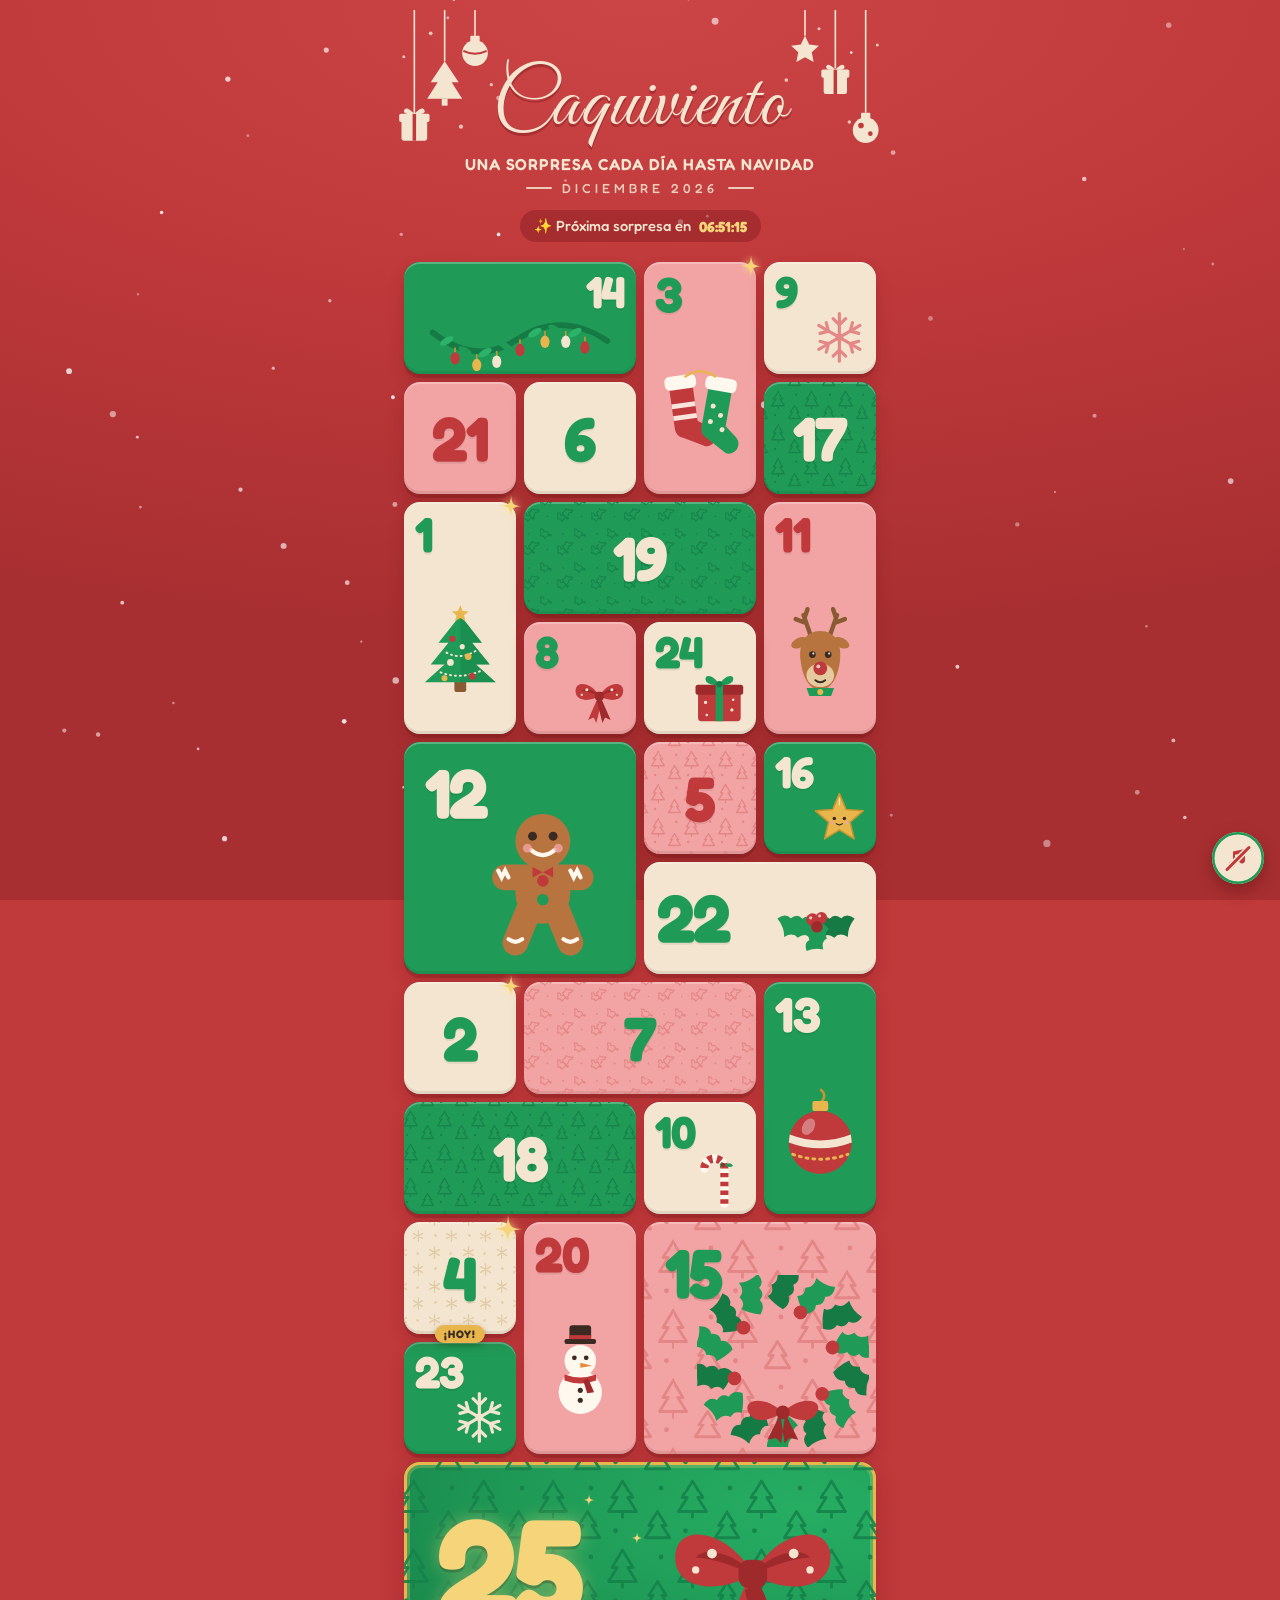
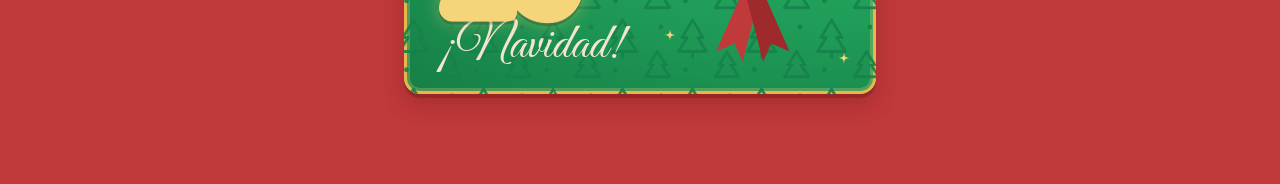
<file: index.html>
<!doctype html>
<html lang="es">
<head>
  <meta charset="utf-8">
  <meta name="viewport" content="width=device-width, initial-scale=1, viewport-fit=cover">
  <title>Caquiviento</title>
  <meta name="description" content="Una sorpresa cada día hasta Navidad 🎁">
  <meta name="theme-color" content="#C0393B">

  <!-- ================================================================
       VISTA PREVIA AL COMPARTIR (WhatsApp, etc.)
       👉 Si cambias la URL de GitHub Pages, cámbiala aquí (og:url,
          og:image y twitter:image). Tiene que ser una URL ABSOLUTA.
          URL actual: https://diiegoo72.github.io/caquidviento/
       ================================================================ -->
  <meta property="og:type" content="website">
  <meta property="og:locale" content="es_ES">
  <meta property="og:title" content="Caquiviento 🎄">
  <meta property="og:description" content="Una sorpresa cada día hasta Navidad 🎁">
  <meta property="og:url" content="https://diiegoo72.github.io/caquidviento/">
  <meta property="og:image" content="https://diiegoo72.github.io/caquidviento/assets/preview.png">
  <meta property="og:image:width" content="1200">
  <meta property="og:image:height" content="630">
  <meta property="og:image:alt" content="Calendario de Adviento Caquiviento">
  <meta name="twitter:card" content="summary_large_image">
  <meta name="twitter:title" content="Caquiviento 🎄">
  <meta name="twitter:description" content="Una sorpresa cada día hasta Navidad 🎁">
  <meta name="twitter:image" content="https://diiegoo72.github.io/caquidviento/assets/preview.png">

  <link rel="icon" href="assets/favicon.svg" type="image/svg+xml">
  <link rel="apple-touch-icon" href="assets/preview.png">

  <link rel="preconnect" href="https://fonts.googleapis.com">
  <link rel="preconnect" href="https://fonts.gstatic.com" crossorigin>
  <link href="https://fonts.googleapis.com/css2?family=Caveat:wght@500;700&family=Dancing+Script:wght@600;700&family=Fredoka:wght@400;500;600;700&family=Great+Vibes&display=swap" rel="stylesheet">
  <link rel="stylesheet" href="css/styles.css?v=7">
</head>
<body class="fase-cargando">
  <canvas id="nieve" class="nieve" aria-hidden="true"></canvas>

  <div id="etiqueta-prueba" class="etiqueta-prueba" hidden></div>

  <div class="app">
    <header class="cabecera">
      <!-- Adornos colgantes (SVG propio) -->
      <svg class="colgantes colgantes-izq" viewBox="0 0 90 130" aria-hidden="true" focusable="false">
        <g stroke="#F3E5CF" stroke-width="1.4" fill="none">
          <line x1="14" y1="0" x2="14" y2="92"/><line x1="40" y1="0" x2="40" y2="44"/><line x1="66" y1="0" x2="66" y2="22"/>
        </g>
        <g fill="#F3E5CF">
          <!-- regalo -->
          <rect x="3" y="94" width="22" height="18" rx="2"/><rect x="1" y="89" width="26" height="7" rx="1.5"/>
          <rect x="12.5" y="89" width="3" height="23" fill="#C0393B"/>
          <path d="M14 89 q-8 -8 -9 -2 q1 3 9 2z M14 89 q8 -8 9 -2 q-1 3 -9 2z"/>
          <!-- árbol -->
          <path d="M40 44 L52 62 H46 L55 76 H25 L34 62 H28Z"/><rect x="37.5" y="76" width="5" height="6"/>
          <!-- bola -->
          <rect x="62" y="22" width="8" height="5" rx="1"/><circle cx="66" cy="37" r="11"/>
          <path d="M56 35 q10 5 20 0" stroke="#C0393B" stroke-width="1.6" fill="none"/>
        </g>
        <g fill="#F3E5CF" opacity=".8"><circle cx="28" cy="20" r="1.6"/><circle cx="80" cy="64" r="1.4"/><circle cx="54" cy="100" r="1.8"/><circle cx="5" cy="40" r="1.3"/></g>
      </svg>
      <svg class="colgantes colgantes-der" viewBox="0 0 90 130" aria-hidden="true" focusable="false">
        <g stroke="#F3E5CF" stroke-width="1.4" fill="none">
          <line x1="24" y1="0" x2="24" y2="22"/><line x1="50" y1="0" x2="50" y2="50"/><line x1="76" y1="0" x2="76" y2="88"/>
        </g>
        <g fill="#F3E5CF">
          <!-- estrella -->
          <path d="M24 22 l3.6 7.6 8.3 1 -6.1 5.7 1.6 8.2 -7.4 -4.1 -7.4 4.1 1.6 -8.2 -6.1 -5.7 8.3 -1z"/>
          <!-- regalo -->
          <rect x="40" y="56" width="20" height="16" rx="2"/><rect x="38" y="51" width="24" height="7" rx="1.5"/>
          <rect x="48.5" y="51" width="3" height="21" fill="#C0393B"/>
          <path d="M50 51 q-7 -7 -8 -2 q1 3 8 2z M50 51 q7 -7 8 -2 q-1 3 -8 2z"/>
          <!-- bola -->
          <rect x="72" y="88" width="8" height="5" rx="1"/><circle cx="76" cy="103" r="11"/>
          <circle cx="72" cy="99" r="2.4" fill="#C0393B"/><circle cx="80" cy="106" r="2" fill="#C0393B"/>
        </g>
        <g fill="#F3E5CF" opacity=".8"><circle cx="8" cy="60" r="1.6"/><circle cx="36" cy="16" r="1.3"/><circle cx="62" cy="96" r="1.5"/><circle cx="86" cy="30" r="1.3"/></g>
      </svg>

      <h1 class="titulo">Caquiviento</h1>
      <p class="subtitulo">Una sorpresa cada día hasta Navidad</p>
      <p class="anio" aria-hidden="true"><span></span>Diciembre 2026<span></span></p>
      <p id="proxima" class="proxima" aria-live="off" hidden></p>
    </header>

    <main>
      <h2 class="sr-only">Calendario de Adviento</h2>
      <div id="calendario" class="rejilla"></div>

      <section id="final" class="final" hidden>
        <p class="final-titulo">Feliz Navidad, Caqui ❤️</p>
        <p class="final-texto">Gracias por abrir cada cajita conmigo. Puedes volver a verlas todas cuando quieras.</p>
        <p class="final-firma">— Diego</p>
      </section>
    </main>
  </div>

  <!-- Pantalla de espera (antes del 1 de diciembre) -->
  <div id="espera" class="espera" hidden>
    <div class="espera-tarjeta" role="dialog" aria-labelledby="espera-titulo" aria-describedby="espera-texto">
      <p class="espera-titulo" id="espera-titulo">¡Hola, <button type="button" id="mote-saludo" class="mote-saludo" aria-label="Cambiar mote">Caqui</button>! 🎄</p>
      <p class="espera-texto" id="espera-texto">
        Escolta mi shica! Bienvenida a tu calendario de Adviento más especial. Cada noche, a las 12 en punto
        (igual ya estás dormida algún día), se abrirá una sorpresa nueva. Hay muchas cosas muy variadas,
        de to un poco vaya. Puedes abrirlas cuando quieras… pero nunca antes de tiempo.
      </p>
      <p class="espera-aviso">Y si creías que ya tocaba… mira la fecha del móvil, que aún queda, que tah como ilipollah 😏<br>Vuelve el 1 de diciembre. Besos de fresa&nbsp;🍓</p>
      <div class="cuenta" role="timer" aria-live="off">
        <div class="cuenta-bloque"><span id="c-dias">00</span><small>días</small></div>
        <div class="cuenta-bloque"><span id="c-horas">00</span><small>horas</small></div>
        <div class="cuenta-bloque"><span id="c-min">00</span><small>min</small></div>
        <div class="cuenta-bloque"><span id="c-seg">00</span><small>seg</small></div>
      </div>
      <button type="button" id="jugar-otra" class="ver-pista" hidden>🎮 Jugar otra vez</button>
      <p class="espera-falta" id="espera-falta"></p>
      <p class="espera-frase" id="espera-frase" aria-live="off"></p>
      <p class="espera-firma">Con todo mi cariño, <span>Diego</span></p>
      <p class="espera-musica" id="espera-musica">Dale a la 🎵 de abajo mientras esperas ↘</p>
    </div>
  </div>

  <!-- Juego del día (sale el día de su fecha en JUEGOS, js/regalos.js) -->
  <div id="juego" class="juego" hidden>
    <canvas id="juego-lienzo" class="juego-lienzo" aria-label="Juego: atrapa los regalos" hidden></canvas>
    <div id="juego-memory" class="juego-memory" hidden></div>
    <div class="juego-marcador" id="juego-marcador" hidden></div>
    <div class="juego-panel" id="juego-panel">
      <div class="juego-tarjeta" role="dialog" aria-modal="true" aria-labelledby="juego-titulo">
        <p class="juego-titulo" id="juego-titulo"></p>
        <div class="juego-cuerpo" id="juego-cuerpo"></div>
        <button type="button" class="juego-boton" id="juego-boton"></button>
      </div>
    </div>
  </div>

  <!-- Modal con el regalo -->
  <div id="modal" class="modal" hidden>
    <div class="modal-fondo" data-cerrar></div>
    <div class="modal-hoja" role="dialog" aria-modal="true" aria-labelledby="modal-titulo" tabindex="-1">
      <button type="button" class="modal-cerrar" data-cerrar aria-label="Cerrar regalo"></button>
      <div id="modal-contenido" class="modal-contenido"></div>
    </div>
  </div>

  <div id="toast" class="toast" role="status" aria-live="polite"></div>

  <button type="button" id="musica" class="boton-musica" aria-pressed="false" aria-label="Activar música"></button>

  <canvas id="confeti" class="confeti" aria-hidden="true"></canvas>

  <script src="js/iconos.js?v=7"></script>
  <script src="js/regalos.js?v=7"></script>
  <script src="js/app.js?v=7"></script>
  <script src="js/juego.js?v=7"></script>
</body>
</html>
</file>
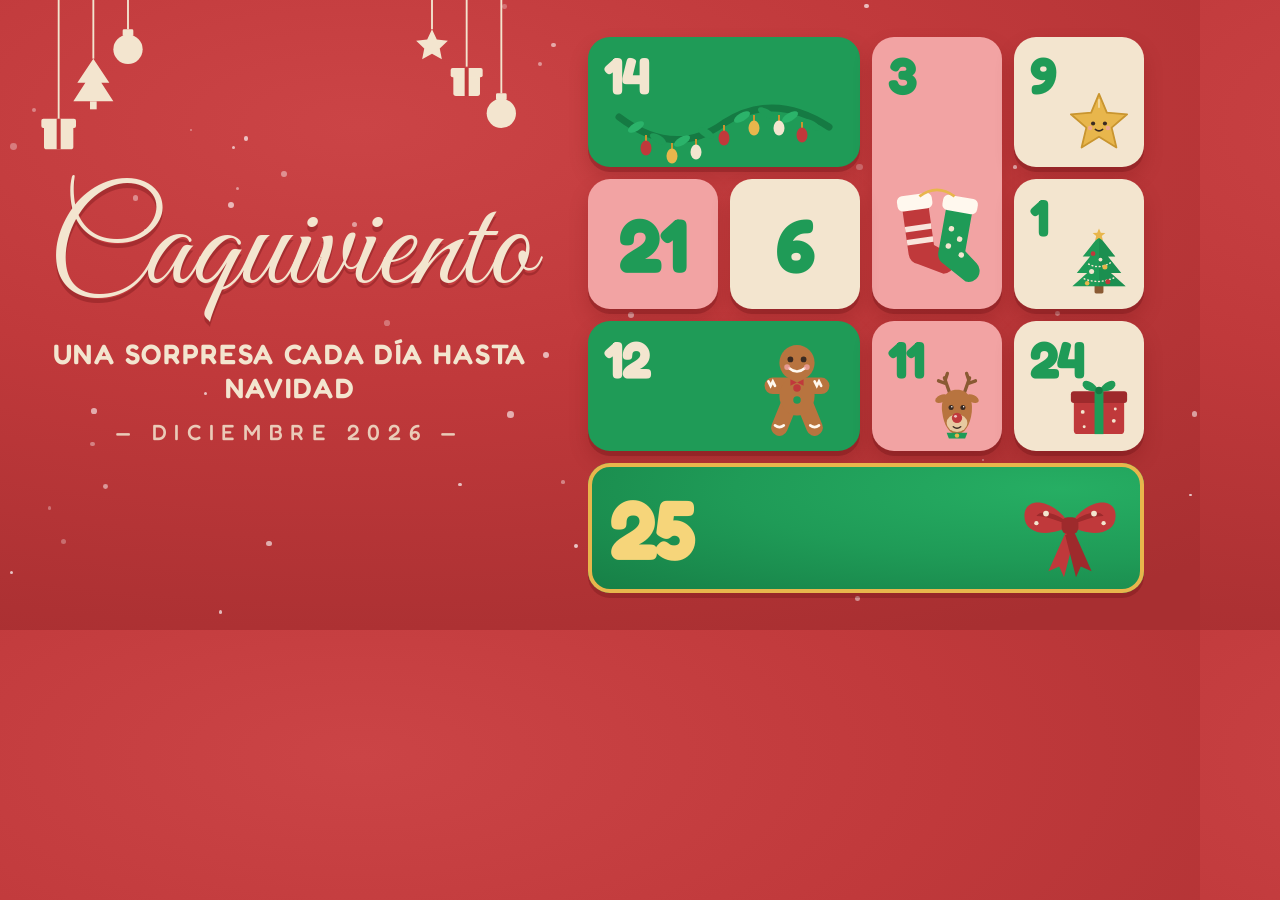
<file: tools/preview.html>
<!doctype html>
<!-- Página auxiliar para generar assets/preview.png (1200×630).
     Ábrela a 1200×630 y haz una captura (ver README). No se enlaza desde la web. -->
<html lang="es">
<head>
<meta charset="utf-8">
<link href="https://fonts.googleapis.com/css2?family=Fredoka:wght@500;600;700&family=Great+Vibes&display=swap" rel="stylesheet">
<style>
  * { box-sizing: border-box; }
  html, body { margin: 0; width: 1200px; height: 630px; overflow: hidden; }
  body {
    font-family: 'Fredoka', sans-serif;
    color: #F3E5CF;
    background: radial-gradient(110% 90% at 30% 20%, #CB4446 0%, #C0393B 45%, #A82F31 100%);
    display: grid;
    grid-template-columns: 500px 1fr;
    align-items: center;
    padding: 0 56px 0 40px;
    position: relative;
  }
  .izq { text-align: center; position: relative; z-index: 1; }
  h1 { margin: 0; font-family: 'Great Vibes', cursive; font-weight: 400; font-size: 134px; line-height: 1; text-shadow: 0 5px 0 rgba(110,18,20,.35); }
  .sub { margin: 18px 0 0; font-weight: 600; font-size: 28px; letter-spacing: .06em; text-transform: uppercase; }
  .anio { margin: 14px 0 0; font-weight: 500; font-size: 22px; letter-spacing: .35em; opacity: .85; }
  .rejilla { display: grid; grid-template-columns: repeat(4, 130px); grid-auto-rows: 130px; gap: 12px; justify-content: end; }
  .c { position: relative; border-radius: 22px; overflow: hidden; box-shadow: 0 5px 0 rgba(90,10,12,.25), 0 10px 20px rgba(90,10,12,.2); }
  .rosa { background: #F2A3A3; color: #1F9B57; } .crema { background: #F3E5CF; color: #1F9B57; } .verde { background: #1F9B57; color: #F3E5CF; }
  .n { position: absolute; top: 12px; left: 16px; font-weight: 700; font-size: 52px; line-height: 1; letter-spacing: -.03em; }
  .centro .n { inset: 0; display: grid; place-items: center; font-size: 76px; }
  .i { position: absolute; right: 8px; bottom: 8px; width: 74px; height: 74px; }
  .i svg { width: 100%; height: 100%; }
  .oro { background: radial-gradient(130% 120% at 85% 20%, #26AE63, #1F9B57 45%, #157A43); box-shadow: inset 0 0 0 4px #E8B64C, 0 5px 0 rgba(90,10,12,.25); }
  .oro .n { color: #F6D57A; font-size: 84px; top: 50%; left: 22px; transform: translateY(-50%); }
  .oro .i { width: 120px; height: 120px; right: 14px; bottom: 5px; }
  .colg { position: absolute; top: 0; width: 120px; }
  .copos { position: absolute; inset: 0; }
  .copos i { position: absolute; width: 6px; height: 6px; border-radius: 50%; background: #fff; opacity: .6; }
</style>
</head>
<body>
  <div class="copos" id="copos"></div>
  <svg class="colg" style="left:40px" viewBox="0 0 90 130"><g stroke="#F3E5CF" stroke-width="1.4"><line x1="14" y1="0" x2="14" y2="92"/><line x1="40" y1="0" x2="40" y2="44"/><line x1="66" y1="0" x2="66" y2="22"/></g><g fill="#F3E5CF"><rect x="3" y="94" width="22" height="18" rx="2"/><rect x="1" y="89" width="26" height="7" rx="1.5"/><rect x="12.5" y="89" width="3" height="23" fill="#C0393B"/><path d="M40 44 L52 62 H46 L55 76 H25 L34 62 H28Z"/><rect x="37.5" y="76" width="5" height="6"/><rect x="62" y="22" width="8" height="5" rx="1"/><circle cx="66" cy="37" r="11"/></g></svg>
  <svg class="colg" style="left:400px" viewBox="0 0 90 130"><g stroke="#F3E5CF" stroke-width="1.4"><line x1="24" y1="0" x2="24" y2="22"/><line x1="50" y1="0" x2="50" y2="50"/><line x1="76" y1="0" x2="76" y2="70"/></g><g fill="#F3E5CF"><path d="M24 22 l3.6 7.6 8.3 1 -6.1 5.7 1.6 8.2 -7.4 -4.1 -7.4 4.1 1.6 -8.2 -6.1 -5.7 8.3 -1z"/><rect x="40" y="56" width="20" height="16" rx="2"/><rect x="38" y="51" width="24" height="7" rx="1.5"/><rect x="48.5" y="51" width="3" height="21" fill="#C0393B"/><rect x="72" y="70" width="8" height="5" rx="1"/><circle cx="76" cy="85" r="11"/></g></svg>

  <div class="izq">
    <h1>Caquiviento</h1>
    <p class="sub">Una sorpresa cada día hasta Navidad</p>
    <p class="anio">— DICIEMBRE 2026 —</p>
  </div>

  <div class="rejilla" id="rejilla"></div>

  <script src="../js/iconos.js"></script>
  <script>
    const celdas = [
      ['verde', 14, 'guirnalda', 2, 1], ['rosa', 3, 'calcetines', 1, 2], ['crema', 9, 'estrella'],
      ['rosa', 21], ['crema', 6], ['crema', 1, 'arbol'], ['verde', 12, 'jengibre', 2, 1], ['rosa', 11, 'reno'], ['crema', 24, 'regalo'],
      ['oro', 25, 'lazo', 4, 1]
    ];
    const r = document.getElementById('rejilla');
    for (const [color, n, ilus, w = 1, h = 1] of celdas) {
      const d = document.createElement('div');
      d.className = `c ${color}${ilus ? '' : ' centro'}`;
      d.style.gridColumn = `span ${w}`; d.style.gridRow = `span ${h}`;
      let i = ilus ? `<span class="i">${ICONOS[ilus]}</span>` : '';
      if (ilus === 'guirnalda') i = `<span class="i" style="left:0;right:0;width:auto;height:70px;bottom:0">${ICONOS[ilus]}</span>`;
      if (ilus === 'calcetines') i = `<span class="i" style="width:110px;height:130px;right:10px">${ICONOS[ilus]}</span>`;
      if (ilus === 'jengibre') i = `<span class="i" style="width:110px;height:110px">${ICONOS[ilus]}</span>`;
      d.innerHTML = `${i}<span class="n">${n}</span>`;
      r.appendChild(d);
    }
    const c = document.getElementById('copos');
    for (let k = 0; k < 60; k++) {
      const e = document.createElement('i');
      const s = 2 + Math.random() * 5;
      Object.assign(e.style, { left: Math.random() * 1200 + 'px', top: Math.random() * 630 + 'px', width: s + 'px', height: s + 'px', opacity: .25 + Math.random() * .5 });
      c.appendChild(e);
    }
  </script>
</body>
</html>
</file>
<file: css/styles.css>
/* =========================================================
   Caquiviento — estilos (mobile-first)
   ========================================================= */

:root {
  --rojo: #C0393B;
  --rojo-osc: #A82F31;
  --rosa: #F2A3A3;
  --crema: #F3E5CF;
  --verde: #1F9B57;
  --verde-osc: #157A43;
  --oro: #E8B64C;
  --oro-cl: #F6D57A;
  --papel: #FFF8EE;
  --tinta: #3A2A22;

  --f-script: 'Great Vibes', 'Dancing Script', cursive;
  --f-redonda: 'Fredoka', 'Baloo 2', system-ui, sans-serif;
  --f-firma: 'Dancing Script', cursive;
  --f-mano: 'Caveat', 'Dancing Script', cursive;

  --pad: 14px;
  --gap: 8px;
  --radio: 16px;
}

*, *::before, *::after { box-sizing: border-box; }

html { -webkit-text-size-adjust: 100%; }

body {
  margin: 0;
  min-height: 100vh;
  min-height: 100dvh;
  font-family: var(--f-redonda);
  color: var(--crema);
  background:
    radial-gradient(120% 70% at 50% 0%, #CB4446 0%, var(--rojo) 45%, var(--rojo-osc) 100%) fixed,
    var(--rojo);
  overflow-x: hidden;
  -webkit-tap-highlight-color: transparent;
}
body.modal-abierto { overflow: hidden; }

.sr-only {
  position: absolute; width: 1px; height: 1px; padding: 0; margin: -1px;
  overflow: hidden; clip: rect(0 0 0 0); white-space: nowrap; border: 0;
}

:focus-visible { outline: 3px solid var(--oro-cl); outline-offset: 3px; }

/* ---------- Nieve y confeti ---------- */
.nieve, .confeti {
  position: fixed; inset: 0; width: 100%; height: 100%;
  pointer-events: none;
}
.nieve { z-index: 0; }
.confeti { z-index: 80; }

/* ---------- Contenedor ---------- */
.app {
  position: relative;
  z-index: 1;
  width: 100%;
  max-width: 500px;
  margin: 0 auto;
  padding-bottom: calc(90px + env(safe-area-inset-bottom));
  container-type: inline-size;
}

/* ---------- Cabecera ---------- */
.cabecera {
  position: relative;
  text-align: center;
  padding: 30px var(--pad) 14px;
  overflow-x: clip;
}
.colgantes {
  position: absolute;
  top: 0;
  width: 21cqi;
  max-width: 105px;
  height: auto;
  animation: balanceo 6s ease-in-out infinite;
  transform-origin: 50% 0;
}
.colgantes-izq { left: 8px; }
.colgantes-der { right: 8px; animation-delay: -3s; }
@keyframes balanceo {
  0%, 100% { transform: rotate(-1.5deg); }
  50% { transform: rotate(1.5deg); }
}

.titulo {
  position: relative;
  margin: 26px 0 0;
  font-family: var(--f-script);
  font-weight: 400;
  font-size: clamp(3.1rem, 17cqi, 5rem);
  line-height: 1;
  color: var(--crema);
  text-shadow: 0 3px 0 rgba(110, 18, 20, .35);
  letter-spacing: .01em;
}
.subtitulo {
  margin: 8px 0 0;
  font-weight: 600;
  font-size: clamp(.82rem, 3.9cqi, 1rem);
  letter-spacing: .06em;
  text-transform: uppercase;
}
.anio {
  margin: 6px auto 0;
  display: flex; align-items: center; justify-content: center; gap: 10px;
  font-weight: 500;
  font-size: .82rem;
  letter-spacing: .3em;
  text-transform: uppercase;
  opacity: .85;
}
.anio span { width: 26px; height: 1.5px; background: currentColor; border-radius: 2px; }

.proxima {
  display: inline-flex; align-items: center; gap: 8px;
  margin: 14px auto 0;
  padding: 7px 14px;
  border-radius: 999px;
  background: rgba(110, 18, 20, .32);
  font-weight: 500;
  font-size: .92rem;
  font-variant-numeric: tabular-nums;
}
[hidden] { display: none !important; }
.proxima strong { font-weight: 700; color: var(--oro-cl); }

/* ---------- Rejilla ---------- */
.rejilla {
  --celda: calc((100cqi - 2 * var(--pad) - 3 * var(--gap)) / 4);
  display: grid;
  grid-template-columns: repeat(4, 1fr);
  grid-auto-rows: var(--celda);
  gap: var(--gap);
  padding: 6px var(--pad) 0;
  transition: filter 1.6s ease, opacity 1.6s ease, transform 1.6s ease;
}

/* Fase de espera: calendario de fondo, gris y difuminado */
.fase-espera .rejilla,
.fase-espera .proxima {
  filter: grayscale(1) blur(3px);
  opacity: .55;
  pointer-events: none;
  transform: scale(.985);
}
.fase-cargando .rejilla { opacity: 0; }

/* ---------- Casilla ---------- */
.casilla {
  position: relative;
  display: block;
  width: 100%;
  height: 100%;
  min-width: 44px;
  min-height: 44px;
  margin: 0;
  padding: 0;
  border: 0;
  border-radius: var(--radio);
  background: none;
  font: inherit;
  color: inherit;
  cursor: pointer;
  container-type: size;
  perspective: 320cqmax;
  perspective-origin: 50% 0;
  -webkit-user-select: none;
  user-select: none;
  touch-action: manipulation;
}
.casilla:focus-visible { outline-offset: 2px; z-index: 5; }

.c-rosa  { --c: var(--rosa);  --t: var(--verde); --int1: #D87878; --int2: #A94A4C; }
.c-crema { --c: var(--crema); --t: var(--verde); --int1: #D9C29E; --int2: #A88B62; }
.c-verde { --c: var(--verde); --t: var(--crema); --int1: #167443; --int2: #0C4B2A; }

.tapa, .interior {
  position: absolute;
  inset: 0;
  border-radius: inherit;
}

.interior {
  overflow: hidden;
  background: radial-gradient(120% 90% at 50% 100%, var(--int1), var(--int2));
  box-shadow: inset 0 10px 18px rgba(0, 0, 0, .35);
}

.tapa {
  overflow: hidden;
  background-color: var(--c);
  box-shadow:
    inset 0 -3px 0 rgba(0, 0, 0, .08),
    inset 0 2px 0 rgba(255, 255, 255, .25),
    0 4px 0 rgba(90, 10, 12, .22),
    0 8px 16px rgba(90, 10, 12, .18);
  transform-origin: 50% 0;
  transition: transform .5s cubic-bezier(.3, 1.3, .5, 1), box-shadow .3s;
  backface-visibility: hidden;
  -webkit-backface-visibility: hidden;
  will-change: transform;
}

.patron {
  position: absolute; inset: 0;
  background-size: 30cqmin 30cqmin;
  background-position: center;
  opacity: .9;
}

/* Números */
.num {
  position: absolute;
  font-family: var(--f-redonda);
  font-weight: 700;
  line-height: .9;
  letter-spacing: -.03em;
  color: var(--t);
  text-shadow: 0 2px 0 rgba(0, 0, 0, .07);
}
.num.n-rojo { color: var(--rojo); }
.num.centro { inset: 0; display: grid; place-items: center; font-size: 56cqmin; }
.num.izq    { top: 9cqmin; left: 10cqmin; font-size: 40cqmin; }
.num.der    { top: 9cqmin; right: 10cqmin; font-size: 40cqmin; }
.num.lado   { left: 12cqmin; top: 50%; transform: translateY(-50%); font-size: 60cqmin; }
[data-tam="2x2"] .num.izq { font-size: 30cqmin; top: 8cqmin; left: 9cqmin; }
[data-tam="1x2"] .num.izq { font-size: 44cqmin; }

/* Ilustraciones */
.ilus { position: absolute; display: block; }
.ilus svg { display: block; width: 100%; height: 100%; }
.ilus.abajo-der    { right: 5cqmin; bottom: 5cqmin; width: 56cqmin; height: 56cqmin; }
.ilus.abajo-centro { left: 6%; right: 6%; bottom: 5%; height: 60%; }
.ilus.abajo        { left: 0; right: 0; bottom: 0; height: 52%; }
.ilus.grande       { right: 3cqmin; bottom: 3cqmin; width: 74cqmin; height: 74cqmin; }
.ilus.der          { right: 4%; top: 10%; bottom: 10%; width: 44%; }

/* Lo que asoma de una cajita abierta */
.asoma {
  position: absolute;
  left: 50%;
  bottom: -8%;
  width: 54cqmin;
  height: 54cqmin;
  transform: translateX(-50%) translateY(40%) scale(.6);
  transition: transform .5s cubic-bezier(.3, 1.6, .5, 1) .25s;
}
.asoma svg { width: 100%; height: 100%; display: block; filter: drop-shadow(0 3px 3px rgba(0,0,0,.3)); }

/* Destello de "disponible" */
.destello {
  position: absolute;
  top: -7px; right: -6px;
  width: 22px; height: 22px;
  color: var(--oro-cl);
  opacity: 0;
  pointer-events: none;
  z-index: 3;
  filter: drop-shadow(0 0 4px rgba(255, 230, 150, .9));
}
.destello svg { width: 100%; height: 100%; display: block; }
.etiqueta-hoy {
  position: absolute;
  left: 50%; bottom: -9px;
  transform: translateX(-50%);
  padding: 2px 9px;
  border-radius: 999px;
  background: var(--oro);
  color: var(--tinta);
  font-size: .68rem;
  font-weight: 700;
  letter-spacing: .08em;
  text-transform: uppercase;
  white-space: nowrap;
  box-shadow: 0 2px 6px rgba(0,0,0,.25);
  z-index: 4;
  display: none;
}

/* ----- Estados ----- */
.casilla.disponible:not(.abierta) .tapa { animation: latido 2.6s ease-in-out infinite; }
.casilla.disponible:not(.abierta) .destello { opacity: 1; animation: chispa 2.6s ease-in-out infinite; }
.casilla.hoy:not(.abierta) .tapa { animation: latidoHoy 1.8s ease-in-out infinite; }
.casilla.hoy:not(.abierta) .destello { width: 28px; height: 28px; animation-duration: 1.8s; }
.casilla.hoy:not(.abierta) .etiqueta-hoy { display: block; }
.casilla.hoy:not(.abierta) { z-index: 3; }

@keyframes latido {
  0%, 100% { box-shadow: inset 0 -3px 0 rgba(0,0,0,.08), inset 0 2px 0 rgba(255,255,255,.25), 0 4px 0 rgba(90,10,12,.22), 0 0 0 0 rgba(246,213,122,0); }
  50%      { box-shadow: inset 0 -3px 0 rgba(0,0,0,.08), inset 0 2px 0 rgba(255,255,255,.25), 0 4px 0 rgba(90,10,12,.22), 0 0 0 4px rgba(246,213,122,.55); }
}
@keyframes latidoHoy {
  0%, 100% { transform: scale(1);     box-shadow: 0 4px 0 rgba(90,10,12,.22), 0 0 0 2px rgba(246,213,122,.9), 0 0 0 2px rgba(246,213,122,0); }
  50%      { transform: scale(1.035); box-shadow: 0 4px 0 rgba(90,10,12,.22), 0 0 0 2px rgba(246,213,122,.9), 0 0 18px 6px rgba(246,213,122,.55); }
}
@keyframes chispa {
  0%, 100% { transform: scale(.6) rotate(0deg); opacity: .4; }
  50%      { transform: scale(1.1) rotate(90deg); opacity: 1; }
}

/* Cajita abierta: tapa medio levantada y algo asomando */
.casilla.abierta { z-index: 2; }
.casilla.abierta .tapa {
  transform: rotateX(-52deg);
  box-shadow: 0 2px 0 rgba(0,0,0,.1), 0 6px 10px rgba(60, 5, 8, .22);
  filter: brightness(.97);
}
.casilla.abierta .asoma { transform: translateX(-50%) translateY(0) scale(1); }

/* Animación de apertura */
.casilla.abriendo { z-index: 6; }
.casilla.abriendo .tapa { animation: levantarTapa .8s cubic-bezier(.3, .8, .4, 1) forwards; }
.casilla.abriendo .asoma { transform: translateX(-50%) translateY(-6%) scale(1.15); }
@keyframes levantarTapa {
  0%   { transform: rotateX(0deg); }
  15%  { transform: rotateX(8deg); }
  60%  { transform: rotateX(-120deg); }
  100% { transform: rotateX(-52deg); }
}

/* Tocar una casilla bloqueada */
.casilla.tiembla { animation: temblar .5s cubic-bezier(.36, .07, .19, .97); }
@keyframes temblar {
  10%, 90% { transform: translateX(-1px) rotate(-.5deg); }
  20%, 80% { transform: translateX(3px) rotate(1deg); }
  30%, 50%, 70% { transform: translateX(-5px) rotate(-1.5deg); }
  40%, 60% { transform: translateX(5px) rotate(1.5deg); }
}
.casilla.bota .tapa { animation: botar .35s ease; }
@keyframes botar {
  0%, 100% { transform: rotateX(-52deg); }
  50% { transform: rotateX(-70deg); }
}
.casilla:active:not(.abierta) .tapa { transform: scale(.97); }

/* ----- Casilla 25 (la especial) ----- */
.casilla.especial .tapa {
  background:
    radial-gradient(130% 120% at 85% 20%, #26AE63 0%, var(--verde) 45%, var(--verde-osc) 100%);
  box-shadow:
    inset 0 0 0 3px var(--oro),
    inset 0 0 0 6px rgba(246, 213, 122, .25),
    0 4px 0 rgba(90, 10, 12, .25),
    0 10px 22px rgba(90, 10, 12, .25);
}
.casilla.especial .tapa::after {
  /* brillo dorado que recorre la casilla */
  content: '';
  position: absolute; inset: -20%;
  background: linear-gradient(105deg, transparent 40%, rgba(255, 240, 190, .35) 50%, transparent 60%);
  transform: translateX(-100%);
  animation: brillo 4.5s ease-in-out infinite;
}
@keyframes brillo { 0%, 55% { transform: translateX(-100%); } 100% { transform: translateX(100%); } }
.casilla.especial .num {
  left: 7cqw; top: 50%; transform: translateY(-58%);
  font-size: 62cqh;
  color: var(--oro-cl);
  text-shadow: 0 3px 0 rgba(0,0,0,.18), 0 0 18px rgba(246, 213, 122, .45);
}
.casilla.especial .navidad {
  position: absolute;
  left: 7cqw; bottom: 10cqh;
  font-family: var(--f-script);
  font-size: 22cqh;
  line-height: 1;
  color: var(--crema);
}
.casilla.especial .ilus { right: 4cqw; top: 6cqh; bottom: 6cqh; width: 44cqw; }
.casilla.especial .chispas { position: absolute; inset: 0; pointer-events: none; }
.casilla.especial .chispas i {
  position: absolute;
  width: 12px; height: 12px;
  color: var(--oro-cl);
  animation: chispa 2.4s ease-in-out infinite;
}
.casilla.especial .chispas i svg { width: 100%; height: 100%; display: block; }
.casilla.especial.abierta .tapa { transform: rotateX(-48deg); }
.casilla.especial .asoma { width: 40cqh; height: 40cqh; bottom: -4%; }
.casilla.especial .asoma.doble { width: 92cqw; display: flex; justify-content: space-between; }
.casilla.especial .asoma.doble svg { width: 40cqh; height: 40cqh; }

/* ---------- Mensaje final ---------- */
.final {
  margin: 26px var(--pad) 0;
  padding: 22px 18px 18px;
  border-radius: 22px;
  background: var(--crema);
  color: var(--tinta);
  text-align: center;
  box-shadow: 0 8px 22px rgba(90, 10, 12, .3), inset 0 0 0 3px var(--oro);
  animation: aparecer .8s ease both;
}
.final-titulo { margin: 0; font-family: var(--f-script); font-size: 2.5rem; color: var(--rojo); line-height: 1.1; }
.final-texto { margin: 8px 0 0; font-size: .98rem; line-height: 1.45; }
.final-firma { margin: 6px 0 0; font-family: var(--f-firma); font-size: 1.7rem; color: var(--verde); }

@keyframes aparecer { from { opacity: 0; transform: translateY(14px); } to { opacity: 1; transform: none; } }

/* ---------- Pantalla de espera ---------- */
.espera {
  position: fixed;
  inset: 0;
  z-index: 40;
  display: flex;
  align-items: center;
  justify-content: center;
  padding: 20px 16px calc(84px + env(safe-area-inset-bottom));
  background: radial-gradient(circle at 50% 45%, rgba(90, 10, 12, .1), rgba(70, 6, 8, .5));
  overflow-y: auto;
}
.espera[hidden] { display: none; }
.espera-tarjeta {
  position: relative;
  width: 100%;
  max-width: 400px;
  margin: auto;
  padding: 26px 22px 20px;
  border-radius: 26px;
  background: var(--crema);
  color: var(--tinta);
  text-align: center;
  box-shadow: 0 18px 40px rgba(60, 5, 8, .45), inset 0 0 0 3px var(--rosa), inset 0 0 0 7px var(--crema), inset 0 0 0 8.5px rgba(192, 57, 59, .35);
  animation: aparecer .7s ease both;
}
.espera-titulo { margin: 0; font-family: var(--f-script); font-size: 2.7rem; line-height: 1.15; color: var(--rojo); white-space: nowrap; }
/* El mote es un botón secreto: al tocarlo cambia por otro */
.mote-saludo {
  display: inline-block;
  padding: 0;
  border: 0;
  background: none;
  font: inherit;
  color: inherit;
  cursor: pointer;
  text-decoration: underline dotted rgba(192, 57, 59, .35);
  text-decoration-thickness: 2px;
  text-underline-offset: 6px;
  -webkit-tap-highlight-color: transparent;
}
.mote-saludo.salta { animation: saltoMote .45s cubic-bezier(.3, 1.6, .5, 1); }
@keyframes saltoMote {
  0% { transform: translateY(0) scale(1); }
  40% { transform: translateY(-8px) scale(1.08) rotate(-3deg); }
  100% { transform: none; }
}
.espera-aviso, .espera-falta, .espera-frase { text-wrap: balance; }
.espera-falta { margin: 14px 0 0; font-weight: 600; font-size: 1.02rem; color: var(--rojo); }
.espera-frase {
  min-height: 2.8em;
  margin: 6px 0 0;
  font-family: var(--f-mano);
  font-size: 1.3rem;
  line-height: 1.1;
  color: var(--tinta);
  opacity: .85;
  transition: opacity .5s ease;
}
.espera-frase.fuera { opacity: 0; }
.espera-musica { margin: 10px 0 0; font-size: .82rem; color: rgba(58, 42, 34, .7); }
.espera-musica[hidden] { display: none; }
.espera-texto { margin: 12px 0 0; font-size: 1rem; line-height: 1.5; }
.espera-aviso { margin: 14px 0 0; font-weight: 700; font-size: 1.08rem; line-height: 1.35; color: var(--verde); }
.cuenta {
  display: grid;
  grid-template-columns: repeat(4, 1fr);
  gap: 8px;
  margin: 16px 0 0;
}
.cuenta-bloque {
  padding: 10px 2px 7px;
  border-radius: 14px;
  background: var(--verde);
  color: var(--crema);
  box-shadow: 0 3px 0 var(--verde-osc);
}
.cuenta-bloque span {
  display: block;
  font-size: 1.8rem;
  font-weight: 700;
  line-height: 1;
  font-variant-numeric: tabular-nums;
}
.cuenta-bloque small { display: block; margin-top: 4px; font-size: .72rem; font-weight: 500; letter-spacing: .06em; text-transform: uppercase; opacity: .9; }
.espera-firma { margin: 16px 0 0; font-size: .95rem; }
.espera-firma span { display: block; font-family: var(--f-firma); font-size: 2rem; color: var(--rojo); line-height: 1.1; }

.ver-pista {
  min-height: 44px;
  margin: 14px 0 0;
  padding: 8px 16px;
  border: 2px dashed var(--oro);
  border-radius: 999px;
  background: rgba(232, 182, 76, .15);
  font: 600 .95rem var(--f-redonda);
  color: var(--tinta);
  cursor: pointer;
}
.ver-pista[hidden] { display: none; }

/* ---------- Juego del día ---------- */
.juego {
  position: fixed;
  inset: 0;
  z-index: 50;
  background:
    radial-gradient(120% 70% at 50% 0%, #CB4446 0%, var(--rojo) 50%, #8E2426 100%);
  overflow: hidden;
  user-select: none;
  -webkit-user-select: none;
  animation: aparecer .4s ease;
}
.juego[hidden] { display: none; }
.juego.saliendo { animation: fundir .45s ease forwards; }
.juego-lienzo { position: absolute; inset: 0; width: 100%; height: 100%; display: block; touch-action: none; }
.juego-marcador {
  position: absolute;
  top: calc(12px + env(safe-area-inset-top));
  left: 50%;
  transform: translateX(-50%);
  display: flex;
  gap: 18px;
  padding: 8px 18px;
  border-radius: 999px;
  background: var(--crema);
  color: var(--tinta);
  font-size: 1.15rem;
  box-shadow: 0 4px 12px rgba(60, 5, 8, .3);
  pointer-events: none;
  white-space: nowrap;
}
.juego-marcador[hidden] { display: none; }
.juego-marcador strong { color: var(--rojo); font-variant-numeric: tabular-nums; }
.juego-panel {
  position: absolute;
  inset: 0;
  display: flex;
  align-items: center;
  justify-content: center;
  padding: 20px 16px;
  background: rgba(70, 6, 8, .35);
  overflow-y: auto;
  overscroll-behavior: contain;
  touch-action: pan-y;
}
.juego-panel[hidden] { display: none; }
.juego-tarjeta {
  width: 100%;
  max-width: 380px;
  margin: auto;
  padding: 24px 22px 22px;
  border-radius: 26px;
  background: var(--crema);
  color: var(--tinta);
  text-align: center;
  box-shadow: 0 18px 40px rgba(60, 5, 8, .45), inset 0 0 0 3px rgba(192, 57, 59, .18);
  animation: aparecer .35s ease;
}
.juego-titulo { margin: 0; font-weight: 700; font-size: 1.6rem; overflow-wrap: break-word; line-height: 1.2; color: var(--rojo); text-wrap: balance; }
.juego-cuerpo p { margin: 12px 0 0; font-size: 1.05rem; line-height: 1.45; text-wrap: balance; }
.juego-cuerpo .juego-premio { font-weight: 700; color: var(--verde); }
.juego-pista {
  margin-top: 12px;
  padding: 14px 16px;
  border: 2px dashed var(--oro);
  border-radius: 16px;
  background: var(--papel);
}
.juego-cuerpo .juego-pista p {
  margin: 0;
  font-family: var(--f-mano);
  font-size: 1.45rem;
  line-height: 1.2;
}
.juego-cuerpo .juego-pista p + p { margin-top: 10px; }
.juego-pista.carta { text-align: left; }
.juego-pista.carta p { text-wrap: pretty; }

/* Memory */
.juego-memory {
  position: absolute;
  left: 50%;
  top: calc(50% + 24px);
  transform: translate(-50%, -50%);
  width: min(92vw, 380px, calc((100vh - 120px) * .75));
  display: grid;
  grid-template-columns: repeat(3, 1fr);
  gap: 10px;
  touch-action: manipulation;
}
.juego-memory.grande {
  width: min(94vw, 420px, calc(100vh - 130px));
  grid-template-columns: repeat(4, 1fr);
  gap: 8px;
}
.juego-memory.grande .mem-cara { border-radius: 12px; }
.mem-carta {
  aspect-ratio: 1;
  padding: 0;
  border: 0;
  background: none;
  perspective: 600px;
  cursor: pointer;
  -webkit-tap-highlight-color: transparent;
}
.mem-interior {
  position: relative;
  display: block;
  width: 100%;
  height: 100%;
  transform-style: preserve-3d;
  transition: transform .4s ease;
}
.mem-carta.volteada .mem-interior { transform: rotateY(180deg); }
.mem-cara {
  position: absolute;
  inset: 0;
  display: grid;
  place-items: center;
  border-radius: 16px;
  backface-visibility: hidden;
  -webkit-backface-visibility: hidden;
  box-shadow: 0 4px 0 rgba(90, 10, 12, .35);
}
.mem-dorso {
  background: var(--verde);
  color: rgba(243, 229, 207, .55);
  box-shadow: 0 4px 0 var(--verde-osc), inset 0 0 0 3px rgba(243, 229, 207, .35);
}
.mem-dorso svg { width: 46%; height: 46%; }
.mem-frente { background: var(--crema); transform: rotateY(180deg); }
.mem-frente svg { width: 74%; height: 74%; }
.mem-carta.acertada .mem-frente { box-shadow: 0 4px 0 var(--oro-osc, #C9952F), 0 0 0 3px var(--oro), 0 0 18px rgba(246, 213, 122, .8); }
.juego-boton {
  min-height: 48px;
  margin: 18px 0 0;
  padding: 10px 28px;
  border: 0;
  border-radius: 999px;
  background: var(--verde);
  color: var(--crema);
  font: 700 1.15rem var(--f-redonda);
  box-shadow: 0 4px 0 var(--verde-osc);
  cursor: pointer;
}
.juego-boton:active { transform: translateY(2px); box-shadow: 0 2px 0 var(--verde-osc); }

.espera.saliendo { animation: fundir 1s ease forwards; }
.espera.saliendo .espera-tarjeta { animation: salirTarjeta .9s cubic-bezier(.5, -0.3, .7, .3) forwards; }
@keyframes fundir { to { opacity: 0; } }
@keyframes salirTarjeta { to { transform: translateY(-30px) scale(.85) rotate(-3deg); opacity: 0; } }

/* ---------- Modal ---------- */
.modal {
  position: fixed;
  inset: 0;
  z-index: 60;
  display: flex;
  align-items: flex-end;
  justify-content: center;
}
.modal[hidden] { display: none; }
.modal-fondo {
  position: absolute; inset: 0;
  background: rgba(45, 6, 8, .62);
  opacity: 0;
  transition: opacity .3s ease;
}
.modal-hoja {
  position: relative;
  width: 100%;
  max-width: 500px;
  max-height: 92vh;
  max-height: 92dvh;
  overflow-y: auto;
  overscroll-behavior: contain;
  padding: 22px 18px calc(26px + env(safe-area-inset-bottom));
  border-radius: 26px 26px 0 0;
  background: var(--crema);
  color: var(--tinta);
  box-shadow: 0 -10px 40px rgba(40, 4, 6, .45);
  transform: translateY(100%);
  transition: transform .45s cubic-bezier(.2, 1, .3, 1);
}
.modal-hoja:focus { outline: none; }
.modal.visible .modal-fondo { opacity: 1; }
.modal.visible .modal-hoja { transform: none; }
@media (min-width: 560px) and (min-height: 620px) {
  .modal { align-items: center; padding: 24px; }
  .modal-hoja { border-radius: 26px; transform: translateY(30px) scale(.96); opacity: 0; transition: transform .4s cubic-bezier(.2, 1, .3, 1), opacity .3s; }
  .modal.visible .modal-hoja { opacity: 1; }
}
.modal-hoja::before {
  /* asa de la hoja */
  content: '';
  position: absolute; top: 8px; left: 50%;
  width: 42px; height: 5px; margin-left: -21px;
  border-radius: 3px;
  background: rgba(58, 42, 34, .18);
}
.modal-cerrar {
  position: absolute;
  top: 10px; right: 10px;
  z-index: 2;
  width: 44px; height: 44px;
  display: grid; place-items: center;
  padding: 0;
  border: 0;
  border-radius: 50%;
  background: rgba(58, 42, 34, .08);
  color: var(--tinta);
  cursor: pointer;
}
.modal-cerrar svg { width: 22px; height: 22px; }
.modal-cerrar:hover { background: rgba(58, 42, 34, .14); }

.chip-dia {
  display: inline-block;
  margin: 2px 0 12px;
  padding: 4px 12px;
  border-radius: 999px;
  background: var(--rojo);
  color: var(--crema);
  font-size: .8rem;
  font-weight: 600;
  letter-spacing: .08em;
  text-transform: uppercase;
}
.regalo { display: grid; gap: 16px; }
.regalo p { margin: 0; }
.regalo .parrafos p + p { margin-top: .7em; }
.regalo-titulo {
  margin: 0;
  font-family: var(--f-redonda);
  font-weight: 700;
  font-size: 1.6rem;
  line-height: 1.15;
  color: var(--verde);
}
.texto { font-size: 1.04rem; line-height: 1.55; }

/* Vale (cupón troquelado) */
.vale {
  position: relative;
  margin: 4px 6px;
  padding: 22px 22px 18px;
  border-radius: 18px;
  background:
    radial-gradient(circle at 0 50%, transparent 14px, var(--papel) 15px) left / 51% 100% no-repeat,
    radial-gradient(circle at 100% 50%, transparent 14px, var(--papel) 15px) right / 51% 100% no-repeat;
  filter: drop-shadow(0 6px 10px rgba(90, 10, 12, .18));
  text-align: center;
}
.vale-borde {
  position: absolute;
  inset: 8px;
  border: 2.5px dashed var(--rojo);
  border-radius: 12px;
  pointer-events: none;
  -webkit-mask: radial-gradient(circle at 0 50%, transparent 20px, #000 21px) left / 51% 100% no-repeat,
                radial-gradient(circle at 100% 50%, transparent 20px, #000 21px) right / 51% 100% no-repeat;
          mask: radial-gradient(circle at 0 50%, transparent 20px, #000 21px) left / 51% 100% no-repeat,
                radial-gradient(circle at 100% 50%, transparent 20px, #000 21px) right / 51% 100% no-repeat;
}
.vale-cabecera {
  display: flex; justify-content: space-between; align-items: center;
  font-size: .78rem; font-weight: 700; letter-spacing: .22em; text-transform: uppercase;
  color: var(--rojo);
}
.vale-cabecera .serie { letter-spacing: .08em; font-variant-numeric: tabular-nums; opacity: .8; }
.vale .regalo-titulo { margin: 14px 0 10px; font-size: 1.75rem; color: var(--verde); }
.vale .texto { padding: 0 6px; }
.vale-condiciones {
  margin: 14px 6px 0 !important;
  padding-top: 10px;
  border-top: 1.5px dotted rgba(58, 42, 34, .35);
  font-size: .86rem;
  line-height: 1.45;
  font-style: italic;
  opacity: .85;
}
.firma {
  display: flex; justify-content: flex-end; align-items: baseline; gap: 8px;
  margin-top: 10px !important;
  font-size: .8rem;
  opacity: .9;
}
.firma b { font-family: var(--f-firma); font-weight: 700; font-size: 2.1rem; line-height: 1; color: var(--rojo); transform: rotate(-4deg); display: inline-block; }

/* Invitación */
.invitacion {
  position: relative;
  padding: 26px 20px 22px;
  border-radius: 20px;
  background: radial-gradient(120% 90% at 50% 0%, #25A862, var(--verde) 55%, var(--verde-osc));
  color: var(--crema);
  text-align: center;
  box-shadow: 0 8px 20px rgba(10, 60, 30, .3);
}
.invitacion::before {
  content: '';
  position: absolute; inset: 8px;
  border: 1.5px solid rgba(246, 213, 122, .8);
  border-radius: 14px;
  pointer-events: none;
}
.invitacion::after {
  content: '';
  position: absolute; inset: 12px;
  border: 1px solid rgba(246, 213, 122, .35);
  border-radius: 11px;
  pointer-events: none;
}
.inv-antetitulo { font-size: .78rem; font-weight: 600; letter-spacing: .28em; text-transform: uppercase; color: var(--oro-cl); }
.invitacion .regalo-titulo {
  margin: 8px 0 6px;
  font-family: var(--f-script);
  font-weight: 400;
  font-size: 2.6rem;
  line-height: 1.05;
  color: var(--crema);
}
.inv-detalles { display: grid; gap: 8px; margin: 16px auto 4px; max-width: 320px; text-align: left; }
.inv-detalles div {
  display: flex; align-items: center; gap: 12px;
  padding: 9px 12px;
  border-radius: 12px;
  background: rgba(255, 255, 255, .1);
}
.inv-detalles dt { font-size: 1.2rem; }
.inv-detalles dd { margin: 0; font-weight: 600; line-height: 1.3; }
.invitacion .texto { margin-top: 10px; }
.invitacion .firma { justify-content: center; }
.invitacion .firma b { color: var(--oro-cl); }

/* Foto (polaroid) */
.polaroid {
  margin: 4px auto 0;
  width: min(100%, 360px);
  padding: 12px 12px 8px;
  background: #fff;
  border-radius: 4px;
  box-shadow: 0 10px 24px rgba(60, 20, 10, .22), 0 1px 3px rgba(0,0,0,.12);
  transform: rotate(-1.8deg);
}
.polaroid img { display: block; width: 100%; height: auto; border-radius: 2px; background: #eee; }
.polaroid figcaption {
  padding: 10px 4px 4px;
  font-family: var(--f-mano);
  font-size: 1.45rem;
  line-height: 1.15;
  text-align: center;
  color: var(--tinta);
}
.cinta {
  position: relative;
}
.cinta::before {
  content: '';
  position: absolute; top: -10px; left: 50%;
  width: 90px; height: 24px; margin-left: -45px;
  background: rgba(242, 163, 163, .75);
  transform: rotate(3deg);
  z-index: 1;
}

/* Carta (papel rayado: todo va en múltiplos de 32px para caer sobre las líneas) */
.carta {
  position: relative;
  padding: 32px 18px 32px 36px;
  border-radius: 6px;
  background:
    linear-gradient(90deg, transparent 24px, rgba(192, 57, 59, .45) 24px, rgba(192, 57, 59, .45) 25.5px, transparent 25.5px),
    repeating-linear-gradient(180deg, transparent 0, transparent 31px, #EADBC4 31px, #EADBC4 32px);
  background-color: var(--papel);
  box-shadow: 0 8px 20px rgba(60, 20, 10, .16);
}
.carta .regalo-titulo { margin: 0 0 32px; font-family: var(--f-firma); font-size: 1.9rem; line-height: 32px; color: var(--rojo); }
.carta .texto { font-family: var(--f-mano); font-size: 1.4rem; line-height: 32px; }
.carta .parrafos p + p { margin-top: 32px; }
.carta .firma { margin-top: 32px !important; height: 32px; align-items: flex-end; font-family: var(--f-mano); font-size: 1.2rem; line-height: 32px; }
.carta .firma b { font-size: 2rem; line-height: 32px; }
.carta + .polaroid, .carta ~ .polaroid { margin-top: 8px; }

/* Canción y vídeo */
.marco-spotify { border-radius: 14px; overflow: hidden; background: #282828; min-height: 152px; }
.marco-spotify iframe { display: block; width: 100%; height: 152px; border: 0; }
.marco-video {
  position: relative;
  border-radius: 16px;
  overflow: hidden;
  background: #120607;
  aspect-ratio: 16 / 9;
  box-shadow: 0 8px 20px rgba(60, 10, 10, .25);
}
.marco-video.vertical { aspect-ratio: auto; max-height: 70vh; }
.marco-video iframe, .marco-video video { position: absolute; inset: 0; width: 100%; height: 100%; border: 0; background: #120607; }
.marco-video.vertical video { position: static; max-height: 70vh; }
.sin-medio {
  display: grid; place-items: center; gap: 6px;
  padding: 28px 16px;
  border-radius: 16px;
  border: 2px dashed rgba(58, 42, 34, .3);
  text-align: center;
  font-size: .95rem;
  color: rgba(58, 42, 34, .8);
}
.sin-medio .grande { font-size: 2.2rem; }
.enlace-ext { font-size: .9rem; color: var(--verde-osc); font-weight: 600; }
.cancion-cabecera { display: flex; align-items: center; gap: 12px; }
.disco {
  flex: none;
  width: 54px; height: 54px;
  border-radius: 50%;
  background: radial-gradient(circle, var(--rojo) 0 8px, #2a2a2a 9px 12px, #111 13px 100%);
  box-shadow: inset 0 0 0 4px #222, 0 4px 10px rgba(0,0,0,.25);
  animation: girar 4s linear infinite;
}
@keyframes girar { to { transform: rotate(360deg); } }

/* Modal especial del día 25 */
.modal-hoja.especial {
  background:
    radial-gradient(120% 60% at 50% 0%, #26AE63 0%, var(--verde) 40%, #0F5A33 100%);
  color: var(--crema);
  box-shadow: 0 -10px 40px rgba(40, 4, 6, .5), inset 0 3px 0 var(--oro);
}
.modal-hoja.especial::before { background: rgba(246, 213, 122, .5); }
.modal-hoja.especial .modal-cerrar { background: rgba(255, 255, 255, .14); color: var(--crema); }
.especial-cabecera { position: relative; text-align: center; padding-top: 6px; }
.especial-cabecera .lazo-grande { width: 96px; height: 96px; margin: 0 auto -6px; }
.especial-cabecera .lazo-grande svg { width: 100%; height: 100%; display: block; }
.especial-cabecera .chip-dia { background: var(--oro); color: var(--tinta); margin-bottom: 4px; }
.especial-cabecera .regalo-titulo {
  font-family: var(--f-script);
  font-weight: 400;
  font-size: 3rem;
  line-height: 1.05;
  color: var(--oro-cl);
  text-shadow: 0 2px 0 rgba(0, 0, 0, .2), 0 0 24px rgba(246, 213, 122, .35);
}
.especial-cabecera .estrellitas { position: absolute; inset: 0; pointer-events: none; }
.especial-cabecera .estrellitas i { position: absolute; width: 14px; height: 14px; color: var(--oro-cl); animation: chispa 2.2s ease-in-out infinite; }
.especial-cabecera .estrellitas i svg { width: 100%; height: 100%; display: block; }
.modal-hoja.especial .marco-video { box-shadow: 0 0 0 3px var(--oro), 0 12px 30px rgba(0, 0, 0, .35); }
.modal-hoja.especial .texto { text-align: center; }
.modal-hoja.especial .sin-medio { border-color: rgba(246, 213, 122, .6); color: var(--crema); }
.modal-hoja.especial .firma { justify-content: center; }
.modal-hoja.especial .firma b { color: var(--oro-cl); }

/* ---------- Toast ---------- */
.toast {
  position: fixed;
  left: 50%;
  bottom: calc(84px + env(safe-area-inset-bottom));
  z-index: 70;
  width: max-content;
  max-width: calc(100% - 32px);
  padding: 12px 18px;
  border-radius: 18px;
  background: var(--crema);
  color: var(--tinta);
  font-weight: 500;
  font-size: .98rem;
  line-height: 1.35;
  text-align: center;
  box-shadow: 0 10px 28px rgba(50, 5, 8, .4), inset 0 0 0 2px var(--rosa);
  opacity: 0;
  transform: translate(-50%, 16px) scale(.96);
  transition: opacity .25s ease, transform .35s cubic-bezier(.2, 1.4, .4, 1);
  pointer-events: none;
}
.toast.visible { opacity: 1; transform: translate(-50%, 0) scale(1); }

/* ---------- Botón música ---------- */
.boton-musica {
  position: fixed;
  right: 16px;
  bottom: calc(16px + env(safe-area-inset-bottom));
  z-index: 45; /* por encima de la pantalla de espera, debajo del modal */
  width: 52px; height: 52px;
  display: grid; place-items: center;
  padding: 0;
  border: 0;
  border-radius: 50%;
  background: var(--crema);
  color: var(--rojo);
  box-shadow: 0 6px 16px rgba(60, 5, 8, .35), inset 0 0 0 2.5px var(--verde);
  cursor: pointer;
}
.boton-musica svg { width: 24px; height: 24px; }
.boton-musica::after {
  content: '';
  position: absolute;
  top: 50%; left: 50%;
  width: 34px; height: 3px;
  margin: -1.5px 0 0 -17px;
  border-radius: 2px;
  background: var(--rojo);
  transform: rotate(-45deg);
  box-shadow: 0 0 0 1.5px var(--crema);
}
.boton-musica.sonando::after { display: none; }
.boton-musica.sonando { animation: pulsoMusica 1.6s ease-in-out infinite; color: var(--verde); }
@keyframes pulsoMusica {
  0%, 100% { box-shadow: 0 6px 16px rgba(60,5,8,.35), inset 0 0 0 2.5px var(--verde), 0 0 0 0 rgba(243,229,207,.6); }
  50% { box-shadow: 0 6px 16px rgba(60,5,8,.35), inset 0 0 0 2.5px var(--verde), 0 0 0 9px rgba(243,229,207,0); }
}

/* ---------- Etiqueta modo prueba ---------- */
.etiqueta-prueba {
  position: fixed;
  top: 8px; left: 8px;
  z-index: 90;
  padding: 4px 10px;
  border-radius: 8px;
  background: #FFE066;
  color: #3A2A22;
  font: 700 .7rem/1.3 var(--f-redonda);
  letter-spacing: .05em;
  box-shadow: 0 2px 8px rgba(0, 0, 0, .3);
  pointer-events: none;
  font-variant-numeric: tabular-nums;
}

/* ---------- Pantallas grandes ---------- */
@media (min-width: 560px) {
  .app { padding-top: 10px; }
}

/* ---------- Movimiento reducido ---------- */
@media (prefers-reduced-motion: reduce) {
  *, *::before, *::after {
    animation-duration: .01ms !important;
    animation-iteration-count: 1 !important;
    transition-duration: .01ms !important;
  }
  .casilla.disponible:not(.abierta) .destello { opacity: 1; }
  .casilla.hoy:not(.abierta) .tapa { box-shadow: 0 4px 0 rgba(90,10,12,.22), 0 0 0 3px rgba(246,213,122,.9); }
}
</file>
